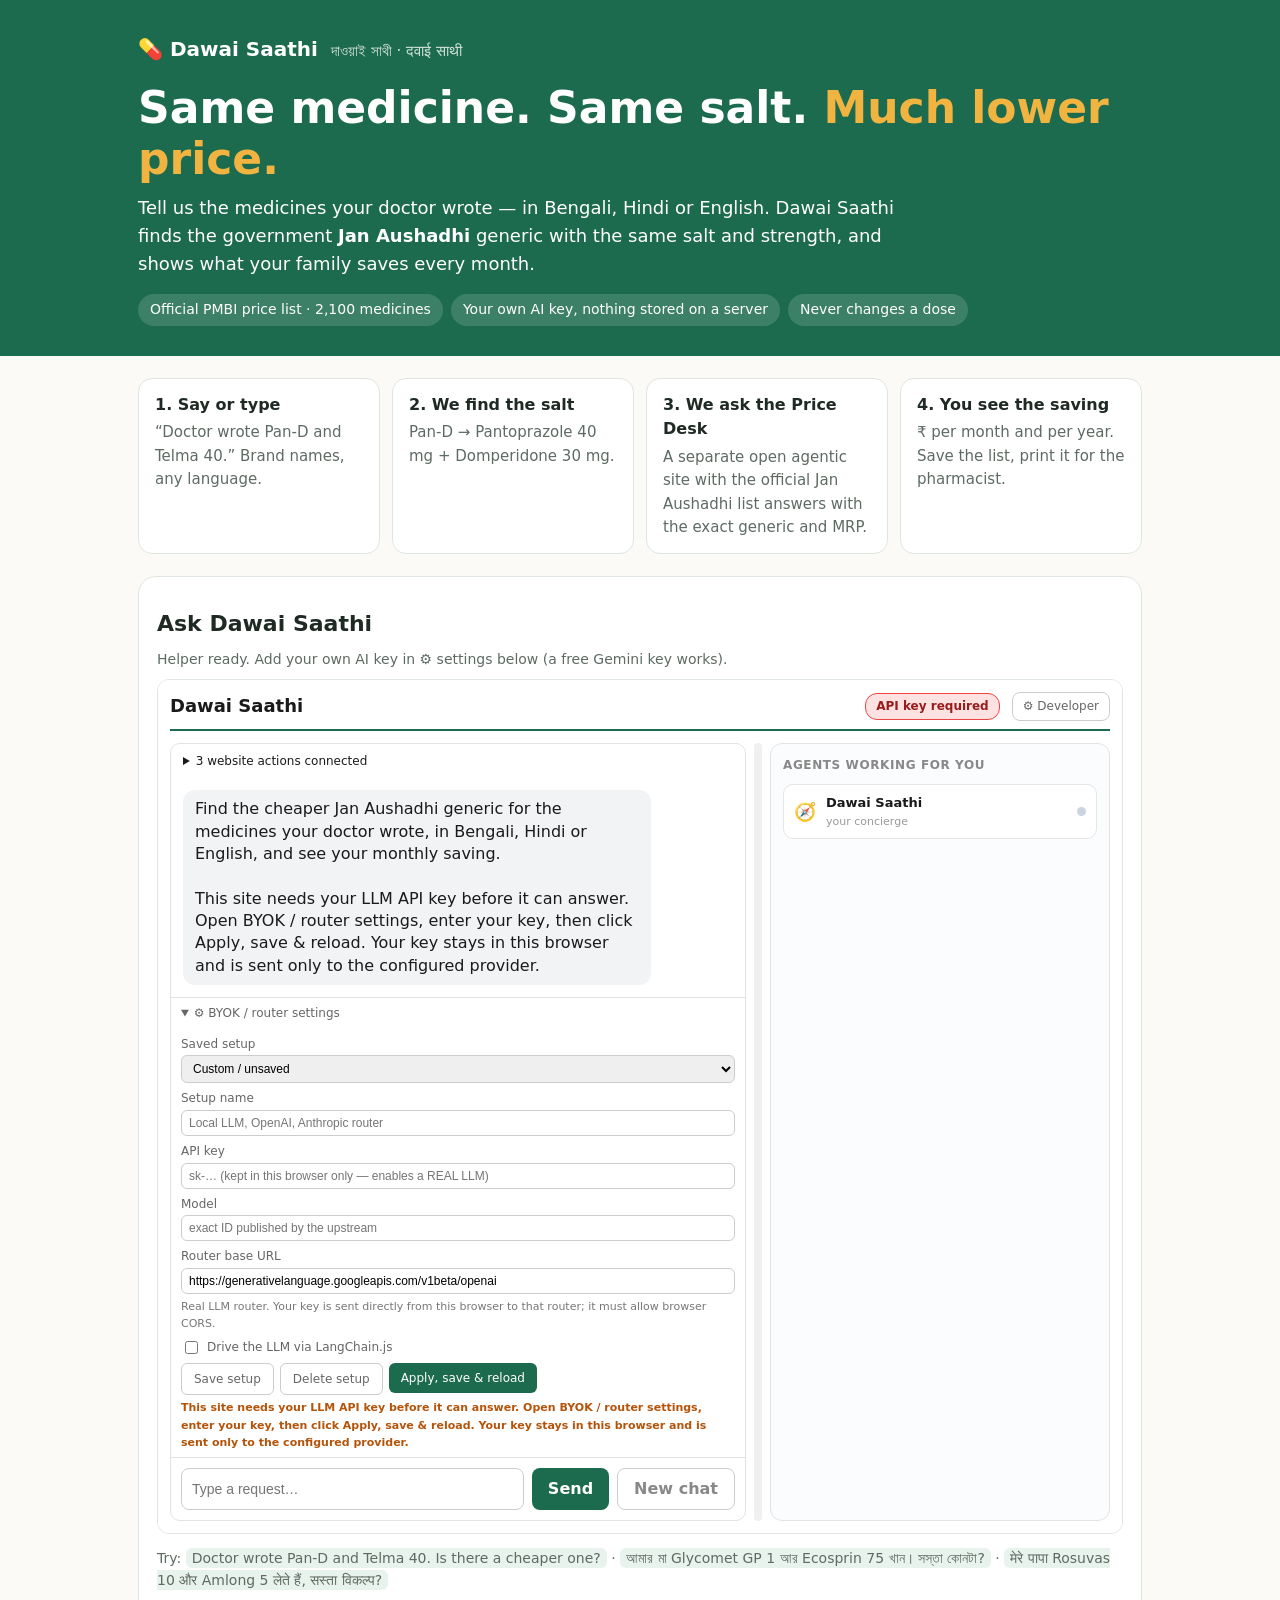
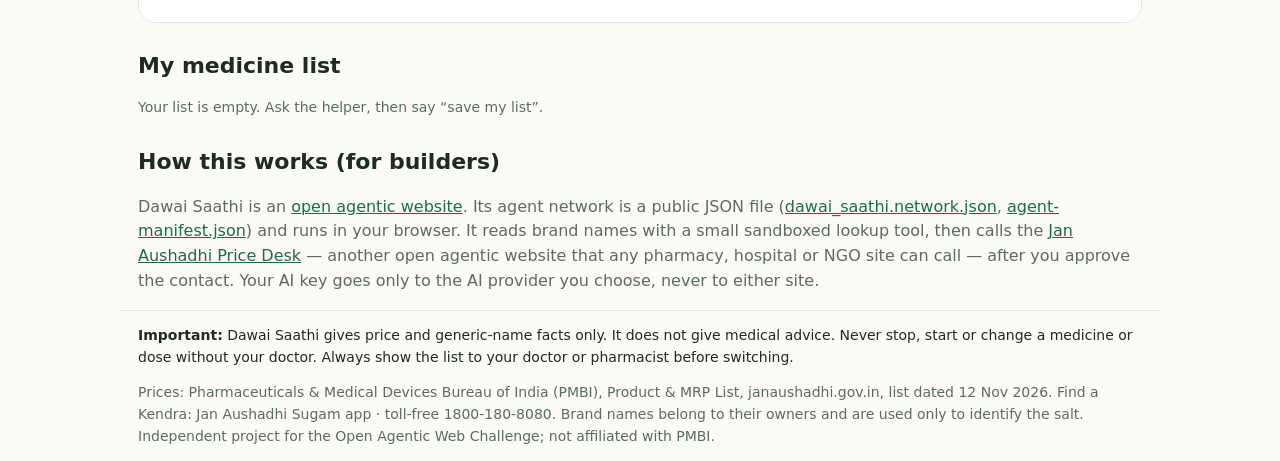
<file: dawai-saathi/index.html>
<!doctype html>
<html lang="en">
<head>
  <meta charset="utf-8">
  <meta name="viewport" content="width=device-width, initial-scale=1">
  <title>Dawai Saathi — cheaper Jan Aushadhi medicines</title>
  <meta name="description" content="An open agentic website that finds the Jan Aushadhi generic for your medicines and shows your monthly saving. Bengali, Hindi, English.">
  <link rel="icon" href="favicon.svg" type="image/svg+xml">
  <link rel="stylesheet" href="styles.css">
  <script type="module" src="script.js"></script>
  <script type="module" src="site.js"></script>
</head>
<body>
  <header class="hero">
    <div class="wrap">
      <div class="brand">💊 Dawai Saathi <span>দাওয়াই সাথী · दवाई साथी</span></div>
      <h1>Same medicine. Same salt. <em>Much lower price.</em></h1>
      <p class="lead">Tell us the medicines your doctor wrote — in Bengali, Hindi or English. Dawai Saathi finds the
        government <b>Jan Aushadhi</b> generic with the same salt and strength, and shows what your family saves every month.</p>
      <div class="chips"><span>Official PMBI price list · 2,100 medicines</span><span>Your own AI key, nothing stored on a server</span><span>Never changes a dose</span></div>
    </div>
  </header>

  <main class="wrap">
    <section class="how">
      <div><b>1. Say or type</b><p>“Doctor wrote Pan-D and Telma 40.” Brand names, any language.</p></div>
      <div><b>2. We find the salt</b><p>Pan-D → Pantoprazole 40 mg + Domperidone 30 mg.</p></div>
      <div><b>3. We ask the Price Desk</b><p>A separate open agentic site with the official Jan Aushadhi list answers with the exact generic and MRP.</p></div>
      <div><b>4. You see the saving</b><p>₹ per month and per year. Save the list, print it for the pharmacist.</p></div>
    </section>

    <section class="assistant">
      <h2>Ask Dawai Saathi</h2>
      <p id="assistant-status" role="status">Starting the helper…</p>
      <div id="agent-app"></div>
      <p class="hint">Try: <code>Doctor wrote Pan-D and Telma 40. Is there a cheaper one?</code> ·
        <code>আমার মা Glycomet GP 1 আর Ecosprin 75 খান। সস্তা কোনটা?</code> ·
        <code>मेरे पापा Rosuvas 10 और Amlong 5 लेते हैं, सस्ता विकल्प?</code></p>
    </section>

    <section class="list">
      <h2>My medicine list</h2>
      <div id="my-list"></div>
    </section>

    <section class="about">
      <h2>How this works (for builders)</h2>
      <p>Dawai Saathi is an <a href="https://github.com/cognizant-ai-labs/agentic-web">open agentic website</a>. Its agent
        network is a public JSON file (<a href="dawai_saathi.network.json">dawai_saathi.network.json</a>,
        <a href="agent-manifest.json">agent-manifest.json</a>) and runs in your browser. It reads brand names with a small
        sandboxed lookup tool, then calls the <a id="peer-link" href="https://janaushadhi-price-desk.pages.dev/">Jan Aushadhi Price Desk</a>
        — another open agentic website that any pharmacy, hospital or NGO site can call — after you approve the contact.
        Your AI key goes only to the AI provider you choose, never to either site.</p>
    </section>
  </main>

  <footer class="wrap">
    <p><b>Important:</b> Dawai Saathi gives price and generic-name facts only. It does not give medical advice. Never stop,
      start or change a medicine or dose without your doctor. Always show the list to your doctor or pharmacist before switching.</p>
    <p class="muted">Prices: Pharmaceuticals &amp; Medical Devices Bureau of India (PMBI), Product &amp; MRP List, janaushadhi.gov.in,
      list dated 12 Nov 2026. Find a Kendra: Jan Aushadhi Sugam app · toll-free 1800-180-8080. Brand names belong to their owners
      and are used only to identify the salt. Independent project for the Open Agentic Web Challenge; not affiliated with PMBI.</p>
  </footer>
</body>
</html>
</file>
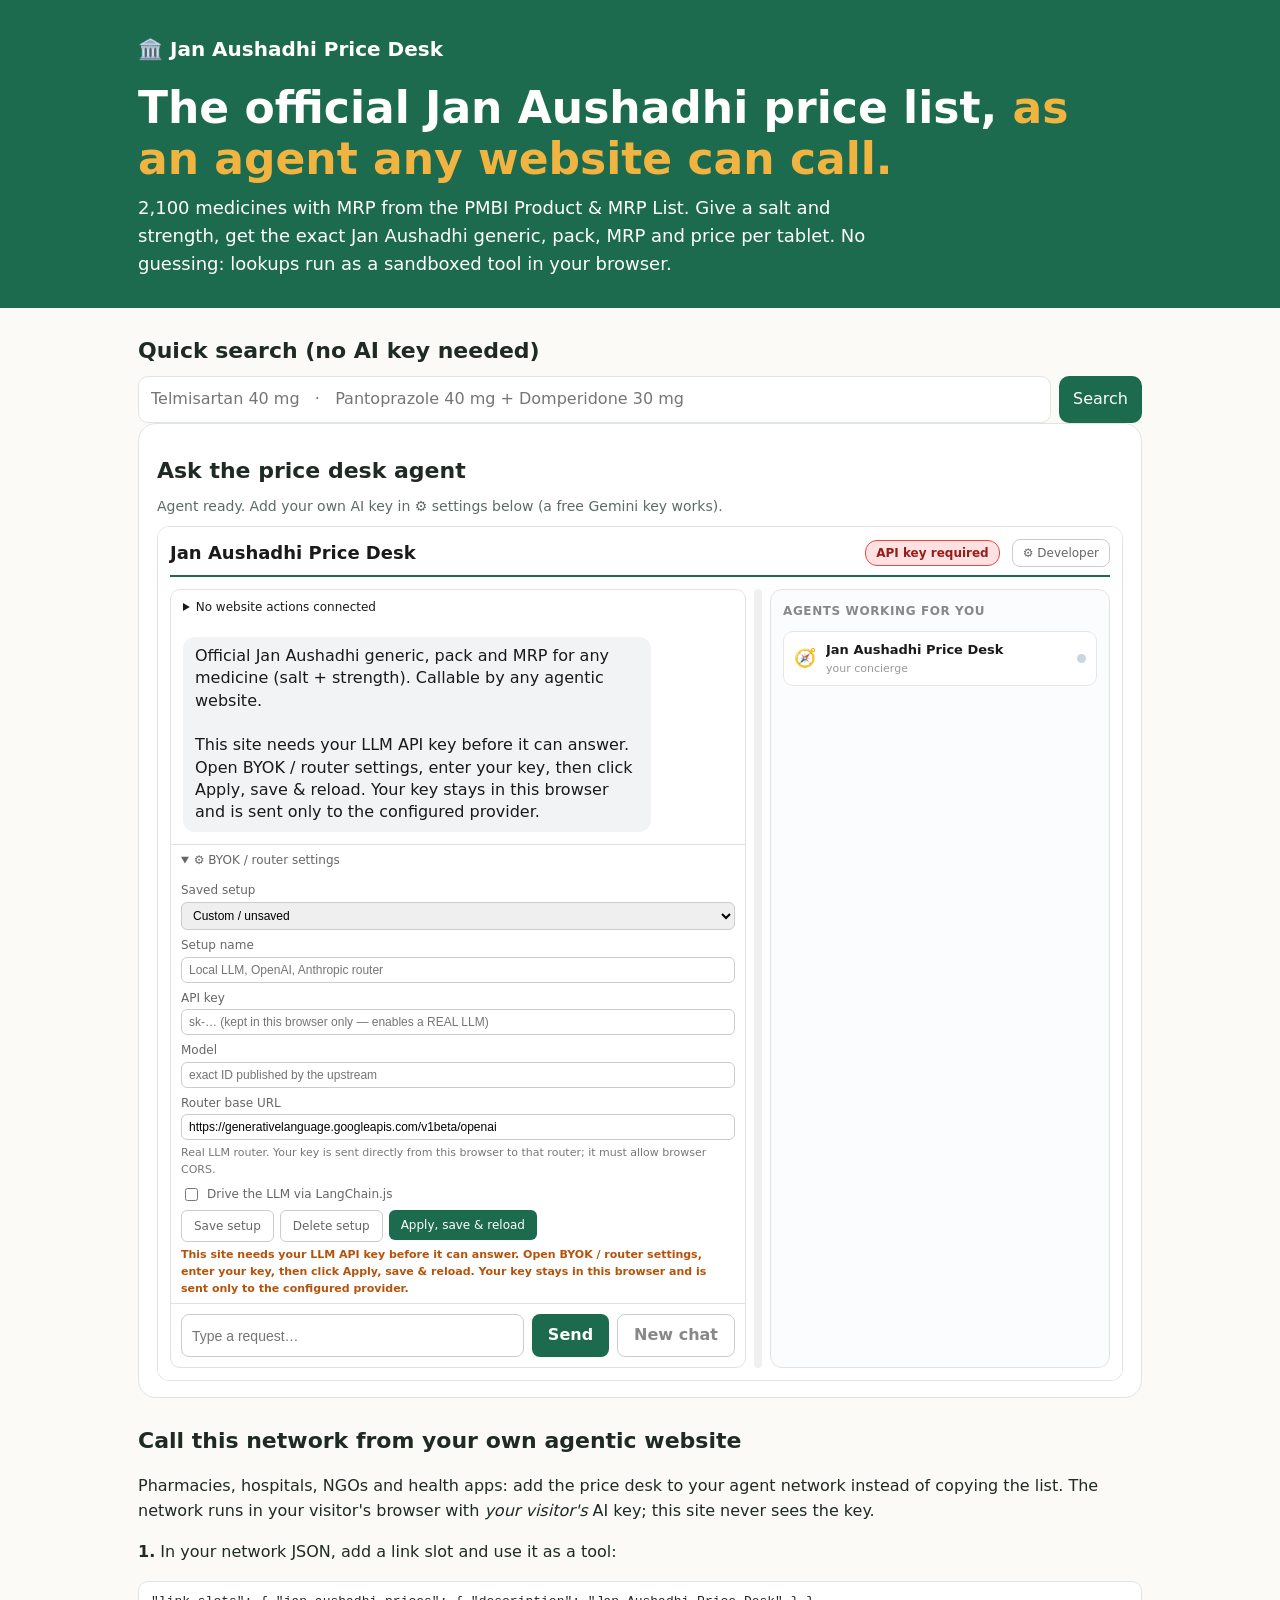
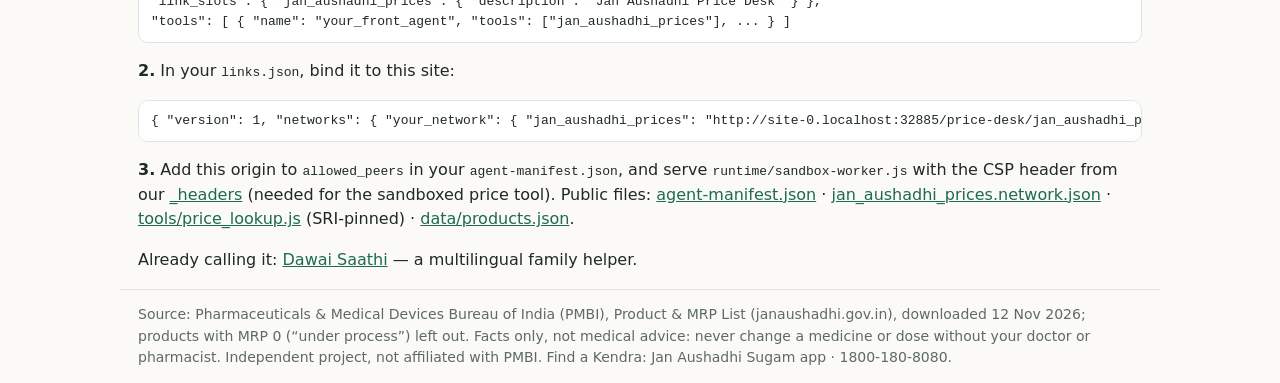
<file: price-desk/index.html>
﻿<!doctype html>
<html lang="en">
<head>
  <meta charset="utf-8">
  <meta name="viewport" content="width=device-width, initial-scale=1">
  <title>Jan Aushadhi Price Desk — an open agentic website</title>
  <meta name="description" content="Official Jan Aushadhi generic, pack and MRP for any medicine. A public agent network any website can call.">
  <link rel="icon" href="favicon.svg" type="image/svg+xml">
  <link rel="stylesheet" href="styles.css">
  <script type="module" src="site.js"></script>
</head>
<body>
  <header class="hero"><div class="wrap">
    <div class="brand">🏛️ Jan Aushadhi Price Desk</div>
    <h1>The official Jan Aushadhi price list, <em>as an agent any website can call.</em></h1>
    <p class="lead">2,100 medicines with MRP from the PMBI Product &amp; MRP List. Give a salt and strength, get the exact
      Jan Aushadhi generic, pack, MRP and price per tablet. No guessing: lookups run as a sandboxed tool in your browser.</p>
  </div></header>

  <main class="wrap">
    <section>
      <h2>Quick search (no AI key needed)</h2>
      <form id="quick" class="row">
        <input id="q" placeholder="Telmisartan 40 mg   ·   Pantoprazole 40 mg + Domperidone 30 mg" autocomplete="off">
        <button>Search</button>
      </form>
      <div id="results"></div>
    </section>

    <section class="assistant">
      <h2>Ask the price desk agent</h2>
      <p id="assistant-status" role="status">Starting the agent…</p>
      <div id="agent-app"></div>
    </section>

    <section class="dev">
      <h2>Call this network from your own agentic website</h2>
      <p>Pharmacies, hospitals, NGOs and health apps: add the price desk to your agent network instead of copying the list.
        The network runs in your visitor's browser with <i>your visitor's</i> AI key; this site never sees the key.</p>
      <p><b>1.</b> In your network JSON, add a link slot and use it as a tool:</p>
      <pre>"link_slots": { "jan_aushadhi_prices": { "description": "Jan Aushadhi Price Desk" } },
"tools": [ { "name": "your_front_agent", "tools": ["jan_aushadhi_prices"], ... } ]</pre>
      <p><b>2.</b> In your <code>links.json</code>, bind it to this site:</p>
      <pre id="links-snippet">{ "version": 1, "networks": { "your_network": { "jan_aushadhi_prices": "<span class="me"></span>/jan_aushadhi_prices" } } }</pre>
      <p><b>3.</b> Add this origin to <code>allowed_peers</code> in your <code>agent-manifest.json</code>, and serve
        <code>runtime/sandbox-worker.js</code> with the CSP header from our <a href="_headers">_headers</a> (needed for the
        sandboxed price tool). Public files: <a href="agent-manifest.json">agent-manifest.json</a> ·
        <a href="jan_aushadhi_prices.network.json">jan_aushadhi_prices.network.json</a> ·
        <a href="tools/price_lookup.js">tools/price_lookup.js</a> (SRI-pinned) · <a href="data/products.json">data/products.json</a>.</p>
      <p>Already calling it: <a href="https://dawai-saathi-362.pages.dev/">Dawai Saathi</a> — a multilingual family helper.</p>
    </section>
  </main>

  <footer class="wrap">
    <p class="muted">Source: Pharmaceuticals &amp; Medical Devices Bureau of India (PMBI), Product &amp; MRP List
      (janaushadhi.gov.in), downloaded 12 Nov 2026; products with MRP 0 (“under process”) left out. Facts only, not medical
      advice: never change a medicine or dose without your doctor or pharmacist. Independent project, not affiliated with PMBI.
      Find a Kendra: Jan Aushadhi Sugam app · 1800-180-8080.</p>
  </footer>
</body>
</html>
</file>
<file: dawai-saathi/styles.css>
﻿:root { --green: #1d6b4f; --green-2: #e7f3ec; --ink: #1f2a24; --muted: #5d6b63; --line: #dfe6e1; --amber: #f2b441; --bg: #fbfaf6; }
* { box-sizing: border-box; }
body { margin: 0; font-family: "Segoe UI", system-ui, -apple-system, "Noto Sans Bengali", "Noto Sans Devanagari", sans-serif;
  color: var(--ink); background: var(--bg); line-height: 1.55; }
.wrap { max-width: 1040px; margin: 0 auto; padding: 0 18px; }
a { color: var(--green); }
.hero { background: var(--green); color: #fff; padding: 34px 0 30px; }
.brand { font-weight: 700; font-size: 20px; }
.brand span { font-weight: 400; opacity: .8; font-size: 15px; margin-left: 6px; }
.hero h1 { font-size: clamp(28px, 5vw, 44px); line-height: 1.15; margin: 18px 0 10px; }
.hero h1 em { color: var(--amber); font-style: normal; }
.lead { font-size: 18px; max-width: 760px; margin: 0; }
.chips { display: flex; flex-wrap: wrap; gap: 8px; margin-top: 16px; }
.chips span { background: rgba(255,255,255,.14); border-radius: 999px; padding: 5px 12px; font-size: 14px; }
.how { display: grid; grid-template-columns: repeat(auto-fit, minmax(210px, 1fr)); gap: 12px; margin: 22px 0; }
.how div { background: #fff; border: 1px solid var(--line); border-radius: 14px; padding: 14px 16px; }
.how p { margin: 4px 0 0; color: var(--muted); font-size: 15px; }
section h2 { font-size: 22px; margin: 26px 0 8px; }
.assistant { background: #fff; border: 1px solid var(--line); border-radius: 18px; padding: 4px 18px 16px; }
#assistant-status { color: var(--muted); font-size: 14px; margin: 0 0 8px; }
#agent-app { min-height: 520px; border-radius: 12px; overflow: hidden; border: 1px solid var(--line); }
.hint { font-size: 14px; color: var(--muted); }
.hint code { background: var(--green-2); padding: 2px 6px; border-radius: 6px; font-family: inherit; }
table { width: 100%; border-collapse: collapse; background: #fff; border-radius: 12px; overflow: hidden; }
th, td { text-align: left; padding: 9px 10px; border-bottom: 1px solid var(--line); font-size: 15px; vertical-align: top; }
th { background: var(--green-2); font-size: 13px; color: var(--muted); }
.total { font-size: 18px; margin: 10px 0 4px; }
.muted { color: var(--muted); font-size: 14px; }
.row { display: flex; gap: 8px; margin-top: 8px; }
button { font: inherit; border-radius: 10px; border: 0; background: var(--green); color: #fff; padding: 9px 14px; cursor: pointer; }
button.ghost { background: #fff; color: var(--green); border: 1px solid var(--green); }
.about p { color: var(--muted); }
footer { margin: 28px auto 40px; font-size: 14px; border-top: 1px solid var(--line); padding-top: 14px; }
@media print {
  .hero, .how, .assistant, .about, footer .muted, .row { display: none !important; }
  body { background: #fff; }
  .list h2::after { content: " — Dawai Saathi (show to your pharmacist)"; font-weight: 400; font-size: 14px; }
}

/* Phones: the runtime lays chat and agent panel side by side (fixed px grid). Stack them instead. */
@media (max-width: 760px) {
  #agent-app .ns-app { grid-template-columns: minmax(0, 1fr) !important; grid-template-rows: auto !important; }
  #agent-app .ns-split { display: none !important; }
  #agent-app .ns-header, #agent-app .ns-main, #agent-app .ns-agents { grid-column: 1 / -1 !important; width: auto !important; max-width: 100%; }
  #agent-app .ns-header { flex-wrap: wrap; gap: 6px; }
  #agent-app .ns-header { grid-row: 1 !important; }
  #agent-app .ns-main { grid-row: 2 !important; }
  #agent-app .ns-agents { grid-row: 3 !important; height: auto !important; max-height: 220px; overflow: auto; margin-top: 8px; }
  #agent-app .ns-inputbar { flex-wrap: wrap; }
  #agent-app .ns-input { min-width: 0; flex: 1 1 100%; }
  .assistant { padding: 4px 10px 12px; }
  .hint code { display: inline-block; margin: 2px 0; }
  table { font-size: 13px; }
  th, td { padding: 6px; }
}
</file>
<file: price-desk/styles.css>
﻿:root { --green: #1d6b4f; --green-2: #e7f3ec; --ink: #1f2a24; --muted: #5d6b63; --line: #dfe6e1; --amber: #f2b441; --bg: #fbfaf6; }
* { box-sizing: border-box; }
body { margin: 0; font-family: "Segoe UI", system-ui, -apple-system, "Noto Sans Bengali", "Noto Sans Devanagari", sans-serif;
  color: var(--ink); background: var(--bg); line-height: 1.55; }
.wrap { max-width: 1040px; margin: 0 auto; padding: 0 18px; }
a { color: var(--green); }
.hero { background: var(--green); color: #fff; padding: 34px 0 30px; }
.brand { font-weight: 700; font-size: 20px; }
.brand span { font-weight: 400; opacity: .8; font-size: 15px; margin-left: 6px; }
.hero h1 { font-size: clamp(28px, 5vw, 44px); line-height: 1.15; margin: 18px 0 10px; }
.hero h1 em { color: var(--amber); font-style: normal; }
.lead { font-size: 18px; max-width: 760px; margin: 0; }
.chips { display: flex; flex-wrap: wrap; gap: 8px; margin-top: 16px; }
.chips span { background: rgba(255,255,255,.14); border-radius: 999px; padding: 5px 12px; font-size: 14px; }
.how { display: grid; grid-template-columns: repeat(auto-fit, minmax(210px, 1fr)); gap: 12px; margin: 22px 0; }
.how div { background: #fff; border: 1px solid var(--line); border-radius: 14px; padding: 14px 16px; }
.how p { margin: 4px 0 0; color: var(--muted); font-size: 15px; }
section h2 { font-size: 22px; margin: 26px 0 8px; }
.assistant { background: #fff; border: 1px solid var(--line); border-radius: 18px; padding: 4px 18px 16px; }
#assistant-status { color: var(--muted); font-size: 14px; margin: 0 0 8px; }
#agent-app { min-height: 520px; border-radius: 12px; overflow: hidden; border: 1px solid var(--line); }
.hint { font-size: 14px; color: var(--muted); }
.hint code { background: var(--green-2); padding: 2px 6px; border-radius: 6px; font-family: inherit; }
table { width: 100%; border-collapse: collapse; background: #fff; border-radius: 12px; overflow: hidden; }
th, td { text-align: left; padding: 9px 10px; border-bottom: 1px solid var(--line); font-size: 15px; vertical-align: top; }
th { background: var(--green-2); font-size: 13px; color: var(--muted); }
.total { font-size: 18px; margin: 10px 0 4px; }
.muted { color: var(--muted); font-size: 14px; }
.row { display: flex; gap: 8px; margin-top: 8px; }
button { font: inherit; border-radius: 10px; border: 0; background: var(--green); color: #fff; padding: 9px 14px; cursor: pointer; }
button.ghost { background: #fff; color: var(--green); border: 1px solid var(--green); }
.about p { color: var(--muted); }
footer { margin: 28px auto 40px; font-size: 14px; border-top: 1px solid var(--line); padding-top: 14px; }
@media print {
  .hero, .how, .assistant, .about, footer .muted, .row { display: none !important; }
  body { background: #fff; }
  .list h2::after { content: " — Dawai Saathi (show to your pharmacist)"; font-weight: 400; font-size: 14px; }
}

input#q { flex: 1; font: inherit; padding: 10px 12px; border: 1px solid var(--line); border-radius: 10px; }
.tag { font-size: 12px; background: #f1efe8; padding: 2px 8px; border-radius: 8px; }
.tag.ok { background: var(--green-2); color: var(--green); }
pre { background: #fff; border: 1px solid var(--line); border-radius: 10px; padding: 10px 12px; overflow-x: auto; font-size: 13px; }
.dev p { color: var(--ink); }

/* Phones: the runtime lays chat and agent panel side by side (fixed px grid). Stack them instead. */
@media (max-width: 760px) {
  #agent-app .ns-app { grid-template-columns: minmax(0, 1fr) !important; grid-template-rows: auto !important; }
  #agent-app .ns-split { display: none !important; }
  #agent-app .ns-header, #agent-app .ns-main, #agent-app .ns-agents { grid-column: 1 / -1 !important; width: auto !important; max-width: 100%; }
  #agent-app .ns-header { flex-wrap: wrap; gap: 6px; }
  #agent-app .ns-header { grid-row: 1 !important; }
  #agent-app .ns-main { grid-row: 2 !important; }
  #agent-app .ns-agents { grid-row: 3 !important; height: auto !important; max-height: 220px; overflow: auto; margin-top: 8px; }
  #agent-app .ns-inputbar { flex-wrap: wrap; }
  #agent-app .ns-input { min-width: 0; flex: 1 1 100%; }
  .assistant { padding: 4px 10px 12px; }
  .hint code { display: inline-block; margin: 2px 0; }
  table { font-size: 13px; }
  th, td { padding: 6px; }
}
</file>
